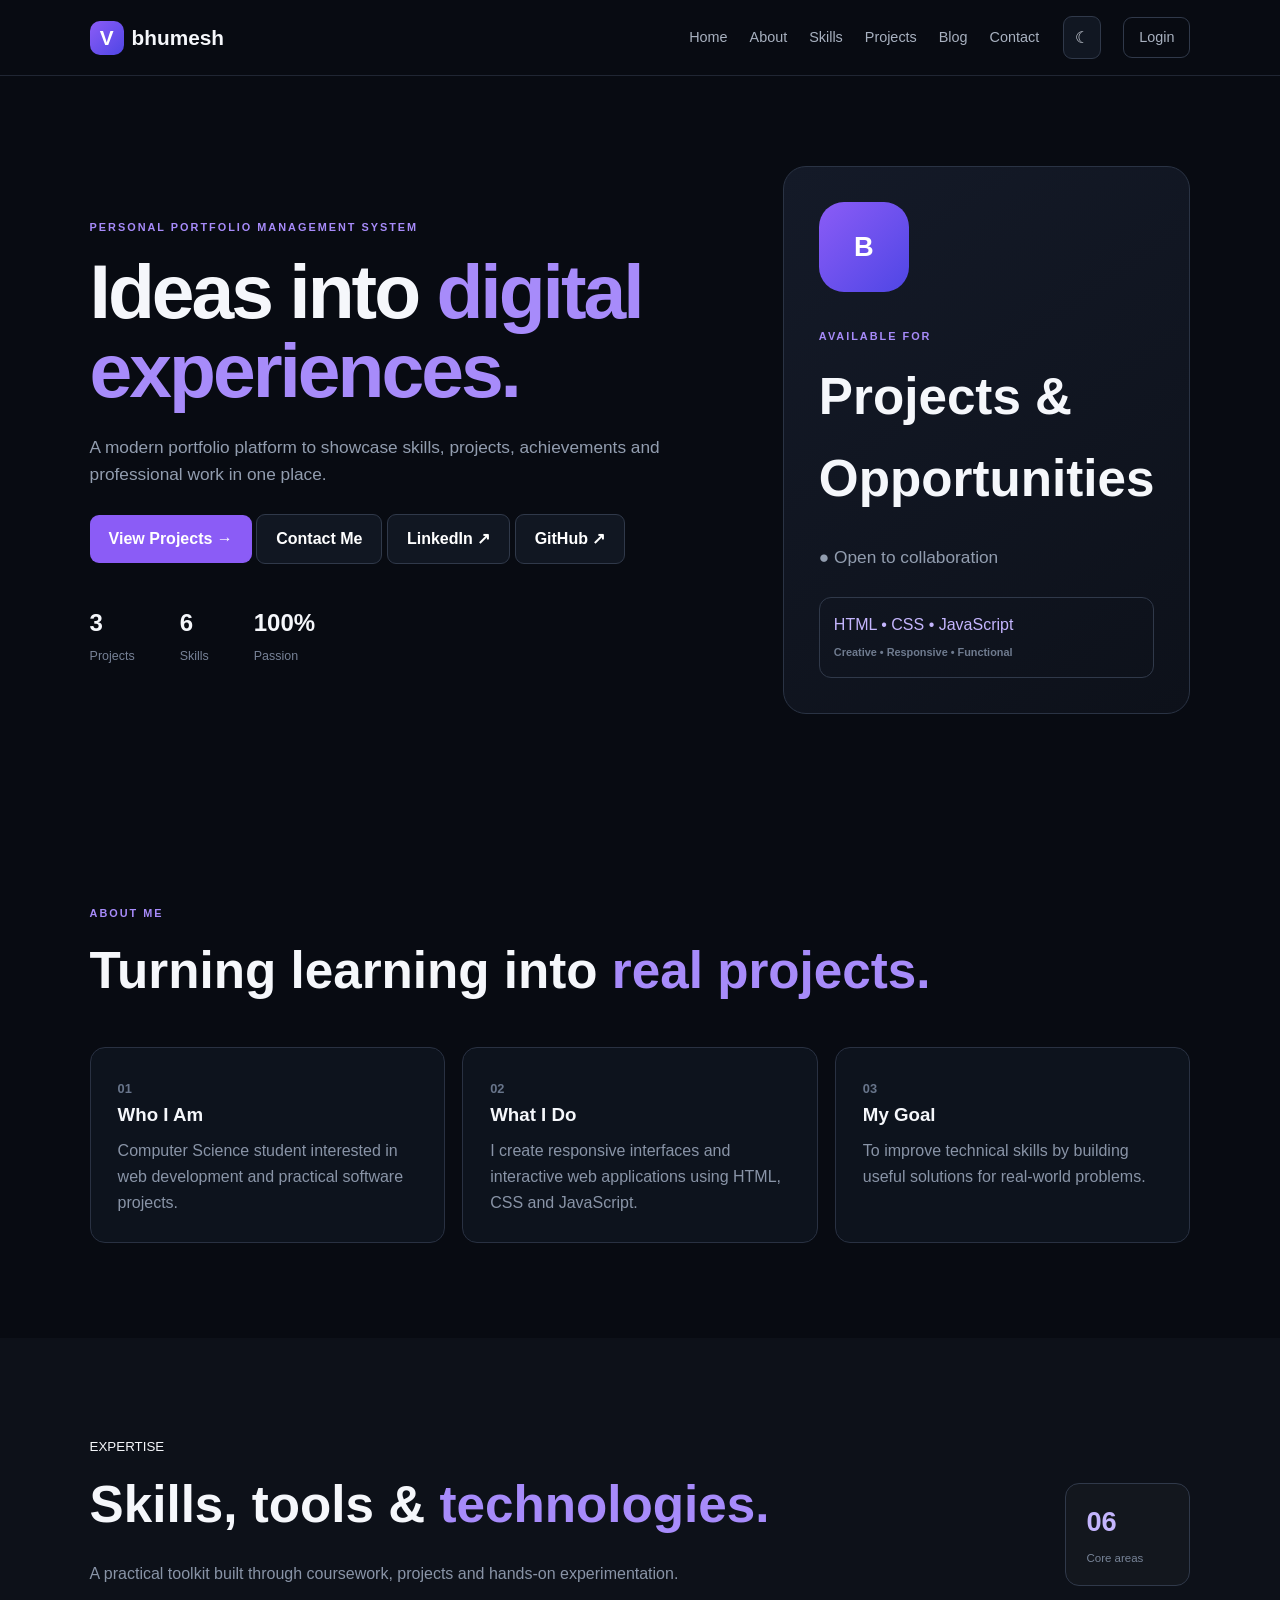
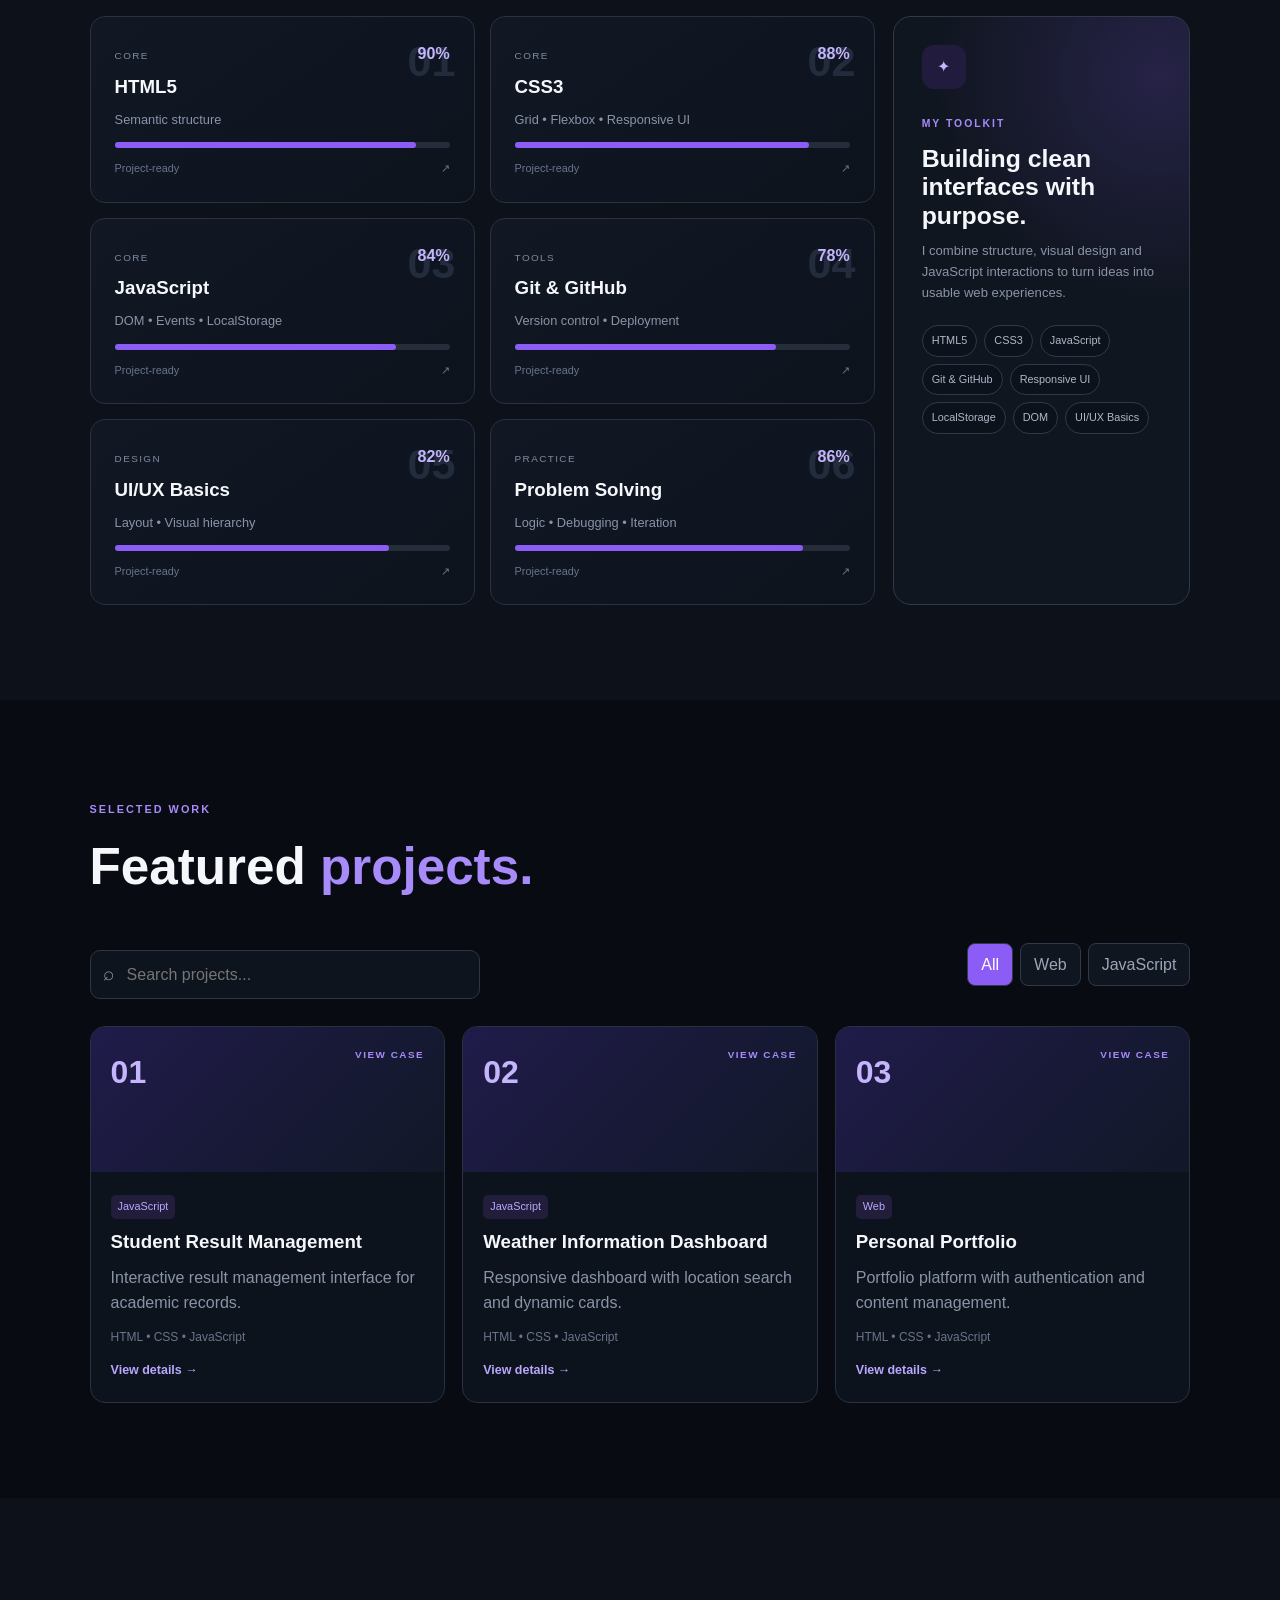
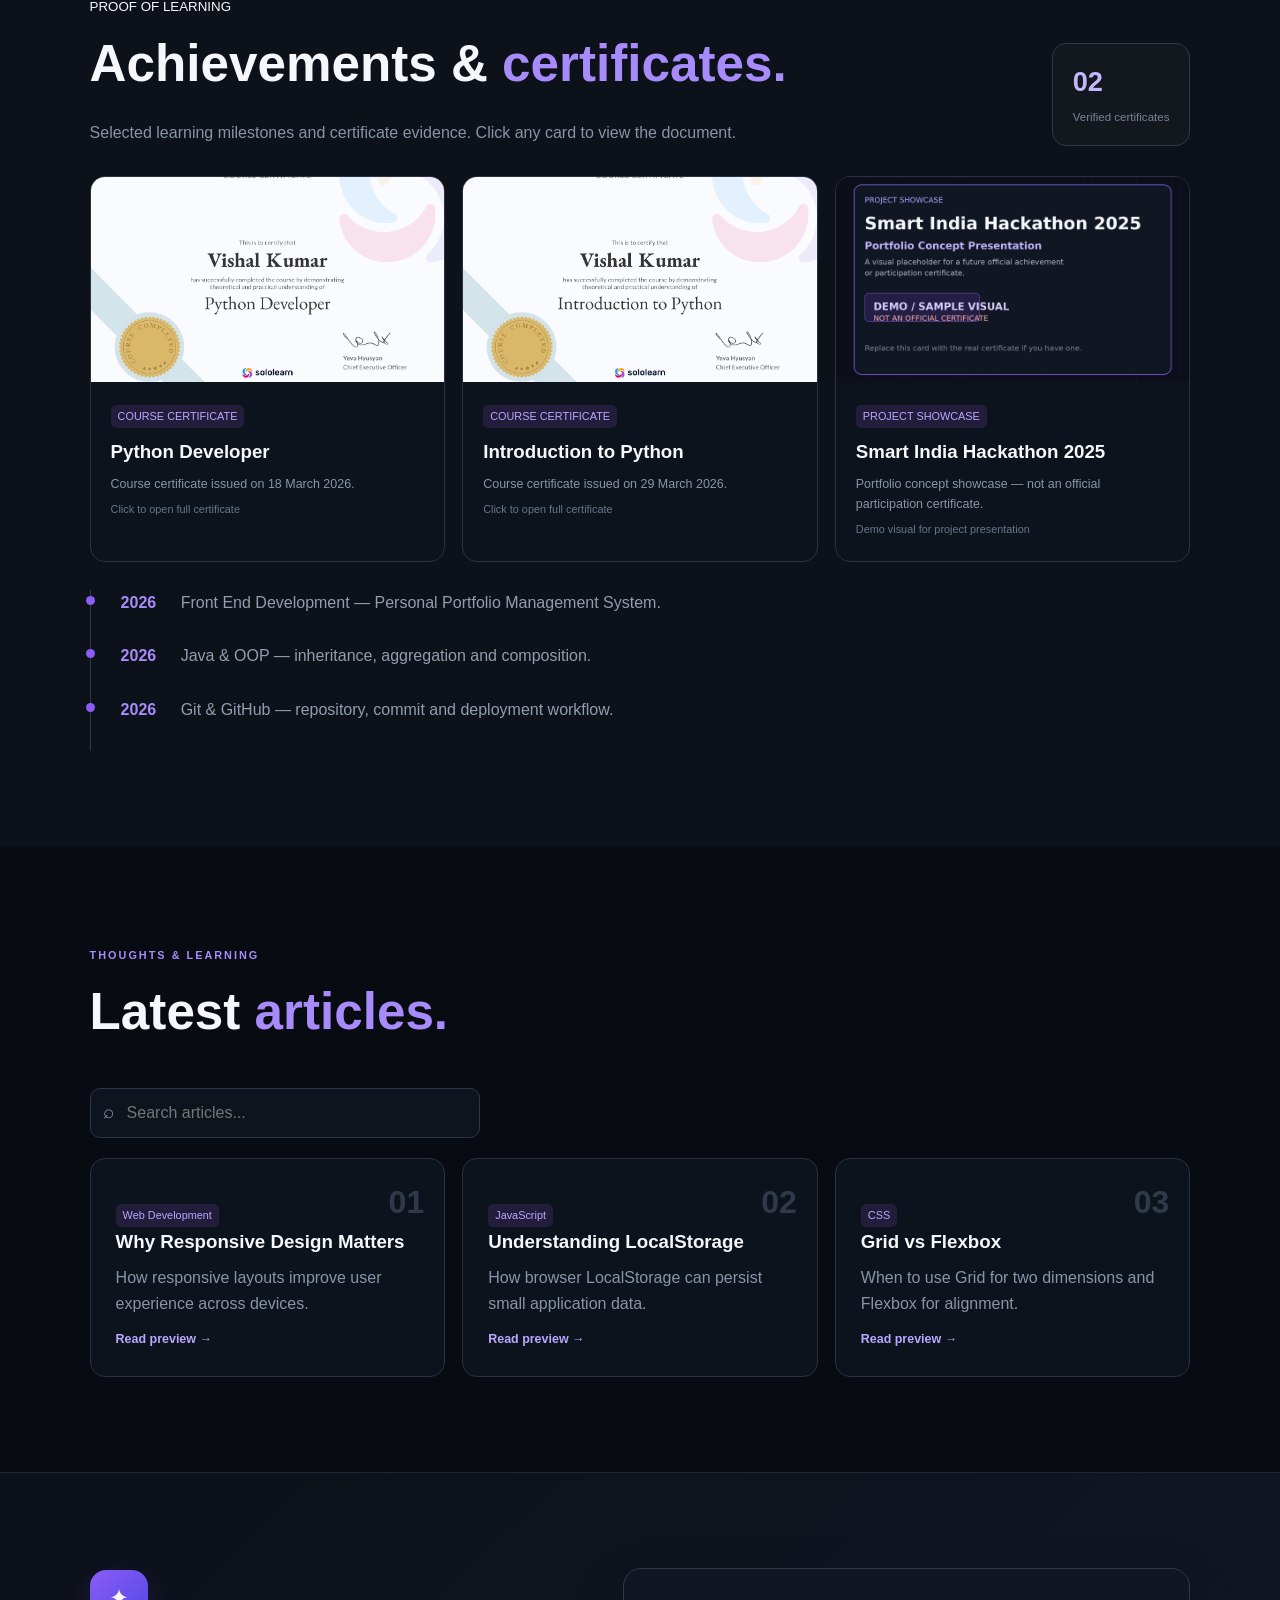
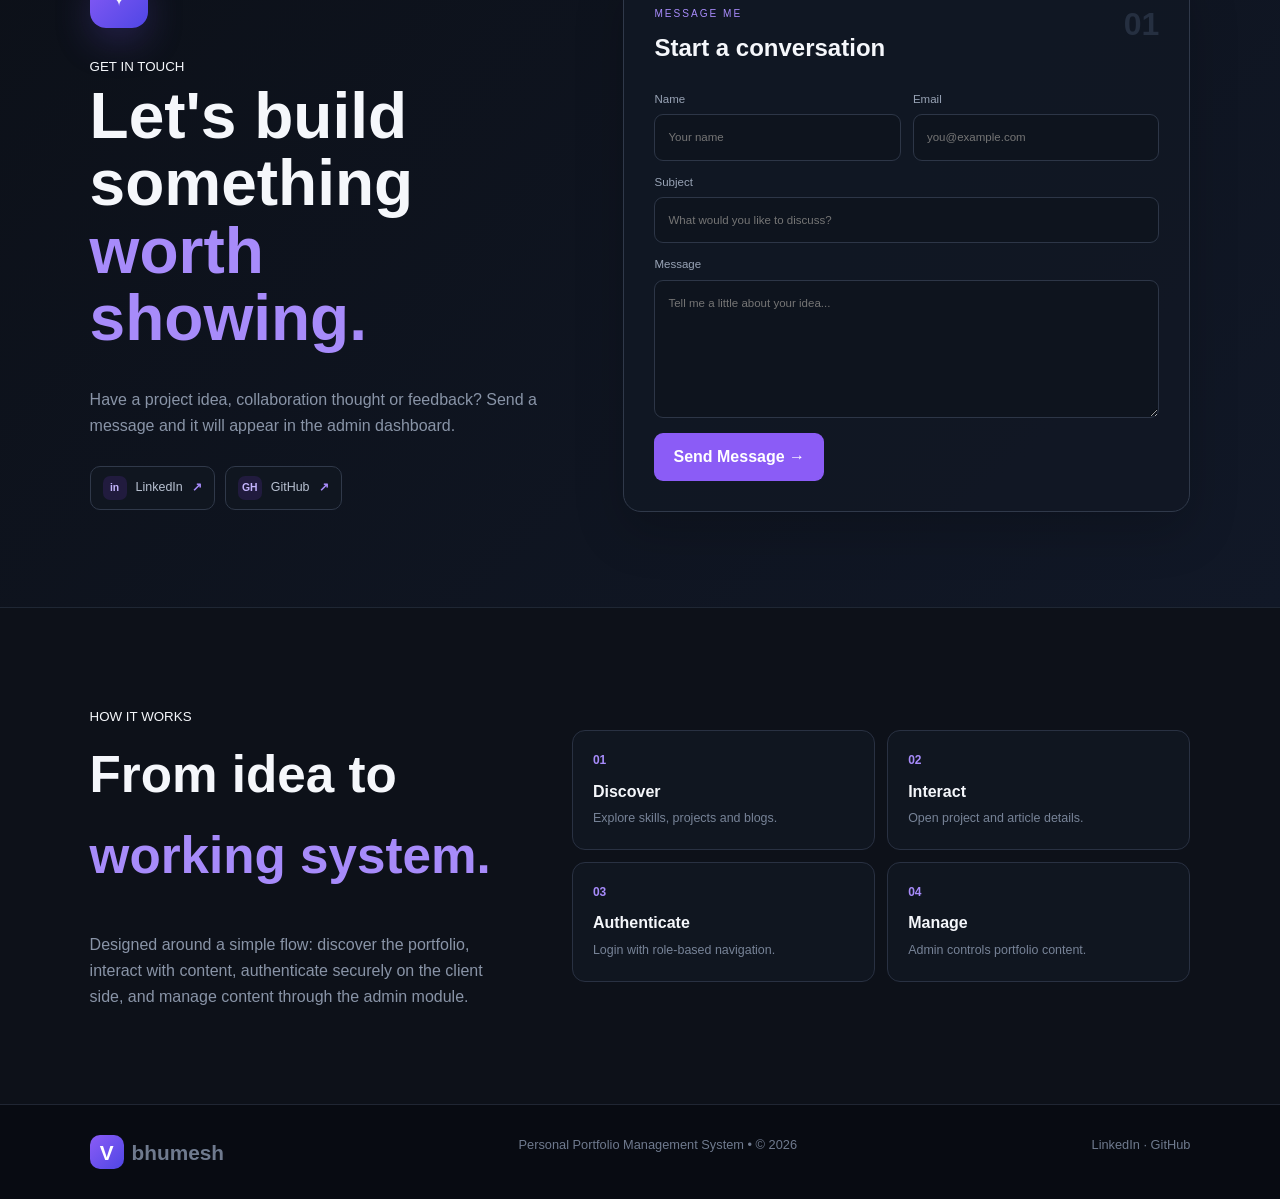
<file: index.html>
<!doctype html><html lang="en"><head><meta charset="UTF-8"><meta name="viewport" content="width=device-width,initial-scale=1"><meta name="description" content="Personal Portfolio Management System"><title> | Portfolio</title><link rel="stylesheet" href="css/style.css"></head><body>
<div class="scroll-progress" id="scrollProgress"></div><header><a class="brand" href="index.html"><b>V</b> bhumesh</a><button id="menu">☰</button><nav id="nav"><a href="#home">Home</a><a href="#about">About</a><a href="#skills">Skills</a><a href="#projects">Projects</a><a href="#blog">Blog</a><a href="#contact">Contact</a><button class="theme-toggle" id="themeToggle" type="button" aria-label="Toggle theme">☾</button><a class="login" href="login.html">Login</a></nav></header>
<main><section id="home" class="hero"><div><small>PERSONAL PORTFOLIO MANAGEMENT SYSTEM</small><h1>Ideas into <em>digital experiences.</em></h1><p>A modern portfolio platform to showcase skills, projects, achievements and professional work in one place.</p><a class="btn" href="#projects">View Projects →</a> <a class="btn ghost" href="#contact">Contact Me</a> <a class="btn ghost" href="https://www.linkedin.com/in/bhumesh-attineni-a19733362/" target="_blank" rel="noopener">LinkedIn ↗</a> <a class="btn ghost" href="https://github.com/Bhumesh2007/FE-12-FINAL-PROJECT" target="_blank" rel="noopener">GitHub ↗</a><div class="stats"><div><b id="pc">0</b><span>Projects</span></div><div><b>6</b><span>Skills</span></div><div><b>100%</b><span>Passion</span></div></div></div><div class="hero-card"><div class="avatar">B</div><small>AVAILABLE FOR</small><h2>Projects & Opportunities</h2><p>● Open to collaboration</p><div class="code">HTML • CSS • JavaScript<br><small>Creative • Responsive • Functional</small></div></div></section>
<section id="about"><small>ABOUT ME</small><h2>Turning learning into <em>real projects.</em></h2><div class="grid three"><article><b>01</b><h3>Who I Am</h3><p>Computer Science student interested in web development and practical software projects.</p></article><article><b>02</b><h3>What I Do</h3><p>I create responsive interfaces and interactive web applications using HTML, CSS and JavaScript.</p></article><article><b>03</b><h3>My Goal</h3><p>To improve technical skills by building useful solutions for real-world problems.</p></article></div></section>
<section id="skills" class="dark skills-section"><div class="section-heading-row"><div><small>EXPERTISE</small><h2>Skills, tools & <em>technologies.</em></h2><p class="section-lead">A practical toolkit built through coursework, projects and hands-on experimentation.</p></div><div class="skill-summary"><strong>06</strong><span>Core areas</span></div></div><div class="skill-showcase"><div class="skill-groups" id="skillsGrid"></div><aside class="toolkit-card"><span class="toolkit-icon">✦</span><small>MY TOOLKIT</small><h3>Building clean interfaces with purpose.</h3><p>I combine structure, visual design and JavaScript interactions to turn ideas into usable web experiences.</p><div class="tech-cloud"><span>HTML5</span><span>CSS3</span><span>JavaScript</span><span>Git & GitHub</span><span>Responsive UI</span><span>LocalStorage</span><span>DOM</span><span>UI/UX Basics</span></div></aside></div></section>
<section id="projects"><small>SELECTED WORK</small><h2>Featured <em>projects.</em></h2><div class="project-tools"><div class="searchbox"><span>⌕</span><input id="projectSearch" type="search" placeholder="Search projects..."></div><div class="filters"><button data-f="All" class="active">All</button><button data-f="Web">Web</button><button data-f="JavaScript">JavaScript</button></div></div><div id="projectsGrid" class="grid three"></div></section>
<section id="achievements" class="dark achievements-section"><div class="section-heading-row"><div><small>PROOF OF LEARNING</small><h2>Achievements & <em>certificates.</em></h2><p class="section-lead">Selected learning milestones and certificate evidence. Click any card to view the document.</p></div><div class="achievement-count"><strong>02</strong><span>Verified certificates</span></div></div><div class="certificate-grid" id="certificateGrid"><article class="certificate-card" data-certificate="images/python-developer.png" data-title="Python Developer — Course Certificate"><div class="certificate-thumb"><img src="images/python-developer.png" alt="Python Developer course certificate"><span>VIEW CERTIFICATE ↗</span></div><div class="certificate-info"><span class="tag">COURSE CERTIFICATE</span><h3>Python Developer</h3><p>Course certificate issued on 18 March 2026.</p><small>Click to open full certificate</small></div></article><article class="certificate-card" data-certificate="images/intro-python.png" data-title="Introduction to Python — Course Certificate"><div class="certificate-thumb"><img src="images/intro-python.png" alt="Introduction to Python course certificate"><span>VIEW CERTIFICATE ↗</span></div><div class="certificate-info"><span class="tag">COURSE CERTIFICATE</span><h3>Introduction to Python</h3><p>Course certificate issued on 29 March 2026.</p><small>Click to open full certificate</small></div></article><article class="certificate-card concept-card" data-certificate="images/sih-2025-demo.png" data-title="Smart India Hackathon 2025 — Project Concept Showcase"><div class="certificate-thumb"><img src="images/sih-2025-demo.png" alt="Smart India Hackathon 2025 project concept showcase marked as demo"><span>VIEW SHOWCASE ↗</span></div><div class="certificate-info"><span class="tag">PROJECT SHOWCASE</span><h3>Smart India Hackathon 2025</h3><p>Portfolio concept showcase — not an official participation certificate.</p><small>Demo visual for project presentation</small></div></article></div><div class="timeline compact-timeline"><p><b>2026</b> Front End Development — Personal Portfolio Management System.</p><p><b>2026</b> Java & OOP — inheritance, aggregation and composition.</p><p><b>2026</b> Git & GitHub — repository, commit and deployment workflow.</p></div></section>
<section id="blog"><small>THOUGHTS & LEARNING</small><h2>Latest <em>articles.</em></h2><div class="blog-tools"><div class="searchbox"><span>⌕</span><input id="blogSearch" type="search" placeholder="Search articles..."></div></div><div id="blogGrid" class="grid three"></div></section>
<section id="contact" class="contact contact-modern"><div class="contact-copy"><span class="contact-orb">✦</span><small>GET IN TOUCH</small><h2>Let's build something <em>worth showing.</em></h2><p>Have a project idea, collaboration thought or feedback? Send a message and it will appear in the admin dashboard.</p><div class="contact-links"><a href="https://www.linkedin.com/in/bhumesh-attineni-a19733362/" target="_blank" rel="noopener"><span>in</span> LinkedIn <b>↗</b></a><a href="https://github.com/Bhumesh2007/FE-12-FINAL-PROJECT-design" target="_blank" rel="noopener"><span>GH</span> GitHub <b>↗</b></a></div></div><form id="contactForm" class="contact-card"><div class="form-title"><div><small>MESSAGE ME</small><h3>Start a conversation</h3></div><span>01</span></div><div class="form-row"><label>Name<input id="cn" required placeholder="Your name"></label><label>Email<input id="ce" type="email" required placeholder="you@example.com"></label></div><label>Subject<input id="cs" required placeholder="What would you like to discuss?"></label><label>Message<textarea id="cm" rows="6" required placeholder="Tell me a little about your idea..."></textarea></label><div class="form-footer"><button class="btn" type="submit">Send Message <span>→</span></button><p id="status"></p></div></form></section><section class="workflow"><div><small>HOW IT WORKS</small><h2>From idea to <em>working system.</em></h2><p>Designed around a simple flow: discover the portfolio, interact with content, authenticate securely on the client side, and manage content through the admin module.</p></div><div class="flow-grid"><div><b>01</b><strong>Discover</strong><span>Explore skills, projects and blogs.</span></div><div><b>02</b><strong>Interact</strong><span>Open project and article details.</span></div><div><b>03</b><strong>Authenticate</strong><span>Login with role-based navigation.</span></div><div><b>04</b><strong>Manage</strong><span>Admin controls portfolio content.</span></div></div></section></main>
<footer><a class="brand"><b>V</b> bhumesh</a><span>Personal Portfolio Management System • © 2026</span><button id="backTop" class="backtop" type="button" aria-label="Back to top">↑</button><span><a href="https://www.linkedin.com/in/vishal-kumar-35aa56414/" target="_blank" rel="noopener">LinkedIn</a> · <a href="https://www.linkedin.com/in/bhumesh-attineni-a19733362/-design" target="_blank" rel="noopener">GitHub</a></span></footer><script src="js/main.js"></script></body></html>
</file>
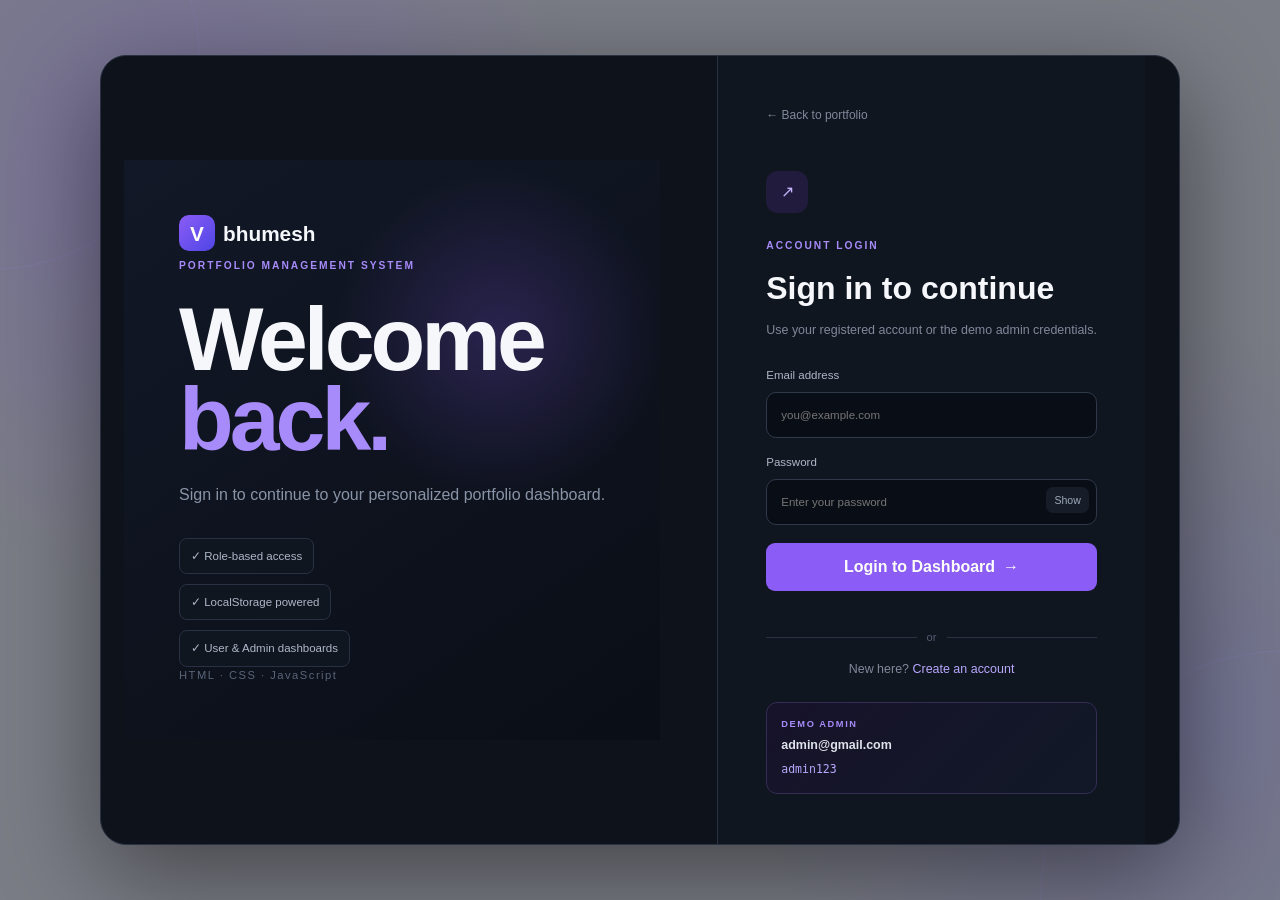
<file: admin-dashboard.html>
<!doctype html><html><head><meta charset="UTF-8"><meta name="viewport" content="width=device-width,initial-scale=1"><title>Admin Dashboard</title><link rel="stylesheet" href="css/style.css"><link rel="stylesheet" href="css/dashboard.css"></head><body class="dash"><aside><a class="brand"><b>V</b> bhumesh</a><div class="usercard"><div class="avatar">A</div><b>Administrator</b><small>Admin Module</small></div><nav><a class="active" href="#">⌂ Dashboard</a><a href="#projects">▦ Projects</a><a href="#blogs">◫ Blogs</a><a href="#messages">✉ Messages</a><a href="#users">♙ Users</a></nav><button id="logout">↪ Logout</button></aside><main class="dashmain"><header class="dashhead"><div><small>ADMIN MODULE</small><h1>Control <em>center.</em></h1></div><a class="btn ghost" href="index.html">View Website ↗</a></header><div class="statgrid"><article><small>USERS</small><b id="usersN">0</b><span>Registered accounts</span></article><article><small>PROJECTS</small><b id="projectsN">0</b><span>Portfolio projects</span></article><article><small>BLOGS</small><b id="blogsN">0</b><span>Published content</span></article><article><small>MESSAGES</small><b id="messagesN">0</b><span>Contact submissions</span></article></div><section class="insightbar"><div><small>SYSTEM STATUS</small><b><i class="status-dot"></i> All modules operational</b><span>LocalStorage • Authentication • CRUD • Navigation</span></div><div><small>LAST ACTIVITY</small><b id="lastActivity">No activity yet</b><span>Updates appear here during the demo.</span></div></section>
<section id="projects" class="panel"><div class="title"><div><small>PROJECT MANAGEMENT</small><h2>Projects</h2></div><button class="btn" id="showP">+ Add Project</button></div><form id="pform" class="manage hidden"><input id="pid" type="hidden"><input id="pt" required placeholder="Project title"><select id="pcat"><option>Web</option><option>JavaScript</option><option>Design</option></select><input id="pd" required placeholder="Short description"><input id="ptc" required placeholder="Technologies"><div><button class="btn">Save Project</button> <button type="button" class="btn ghost" id="cancelP">Cancel</button></div></form><div id="plist"></div></section>
<section id="blogs" class="panel"><div class="title"><div><small>CONTENT MANAGEMENT</small><h2>Blogs</h2></div><button class="btn" id="showB">+ Add Blog</button></div><form id="bform" class="manage hidden"><input id="bid" type="hidden"><input id="bt" required placeholder="Blog title"><input id="bc" required placeholder="Category"><textarea id="bd" required placeholder="Blog summary"></textarea><div><button class="btn">Save Blog</button> <button type="button" class="btn ghost" id="cancelB">Cancel</button></div></form><div id="blist"></div></section>
<section id="messages" class="panel"><small>INBOX</small><h2>Contact messages</h2><div id="mlist"></div></section><section id="users" class="panel"><small>USER MANAGEMENT</small><h2>Registered users</h2><div id="ulist"></div></section><section class="panel activity-panel"><div class="title"><div><small>LIVE ACTIVITY</small><h2>Recent actions</h2></div><button class="smallbtn" id="clearActivity" type="button">Clear</button></div><div id="activityList"></div></section>
        <!-- ADMIN USER MANAGEMENT ENHANCED -->
        <section class="admin-management-card">
          <div class="section-head">
            <div>
              <span class="eyebrow">ADMIN CONTROL</span>
              <h2>Manage Users & Portfolio Data</h2>
              <p>View registered users and manage their projects and skills.</p>
            </div>
          </div>
          <div id="adminUserManagement" class="admin-user-management">
            <p class="muted">Loading users...</p>
          </div>
        </section>
        
</main><script src="js/admin.js"></script><script src="js/admin-management.js"></script>
</body></html>
</file>
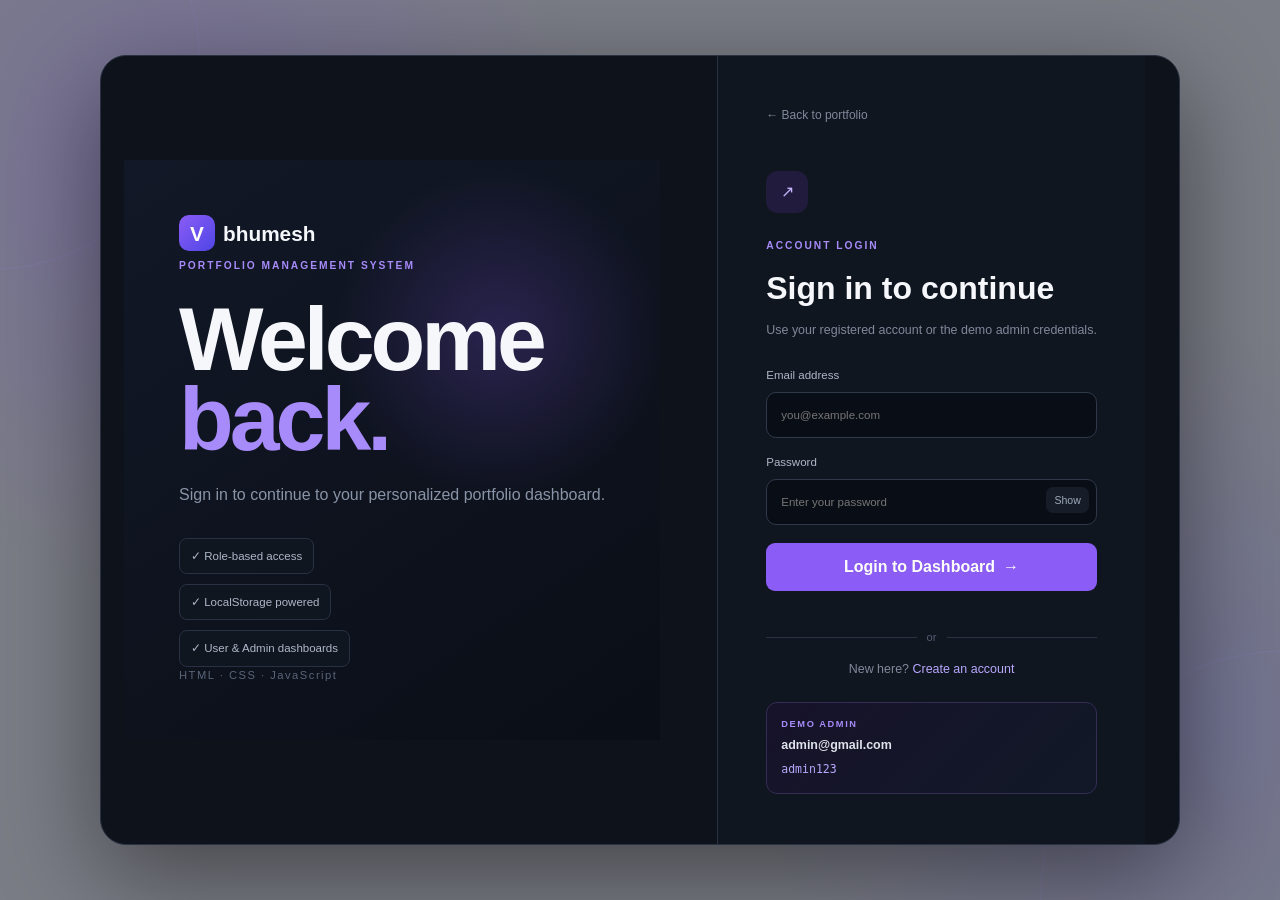
<file: login.html>
<!doctype html><html lang="en"><head><meta charset="UTF-8"><meta name="viewport" content="width=device-width,initial-scale=1"><meta name="description" content="Portfolio account login"><title>Login | bhumesh Portfolio</title><link rel="stylesheet" href="css/style.css"><link rel="stylesheet" href="css/auth.css"></head><body class="auth"><div class="auth-bg-shape shape-one"></div><div class="auth-bg-shape shape-two"></div><main class="authbox"><section class="auth-visual"><a class="brand" href="index.html"><b>V</b> bhumesh</a><div class="visual-content"><span class="eyebrow">PORTFOLIO MANAGEMENT SYSTEM</span><h1>Welcome<br><em>back.</em></h1><p>Sign in to continue to your personalized portfolio dashboard.</p><div class="auth-features"><span>✓ Role-based access</span><span>✓ LocalStorage powered</span><span>✓ User & Admin dashboards</span></div></div><div class="visual-footer">HTML · CSS · JavaScript</div></section><section class="formbox"><a class="back-link" href="index.html">← Back to portfolio</a><div class="form-heading"><span class="form-icon">↗</span><small>ACCOUNT LOGIN</small><h2>Sign in to continue</h2><p>Use your registered account or the demo admin credentials.</p></div><form id="loginForm"><label>Email address<input id="email" type="email" autocomplete="email" placeholder="you@example.com" required></label><label>Password<div class="password-wrap"><input id="password" type="password" autocomplete="current-password" placeholder="Enter your password" required><button type="button" id="togglePassword" aria-label="Show password">Show</button></div></label><button class="btn login-btn" type="submit">Login to Dashboard <span>→</span></button><p id="msg"></p></form><div class="divider"><span>or</span></div><p class="signup-line">New here? <a href="signup.html">Create an account</a></p><div class="demo"><span>DEMO ADMIN</span><strong>admin@gmail.com</strong><code>admin123</code></div></section></main><script src="js/auth.js"></script></body></html>
</file>
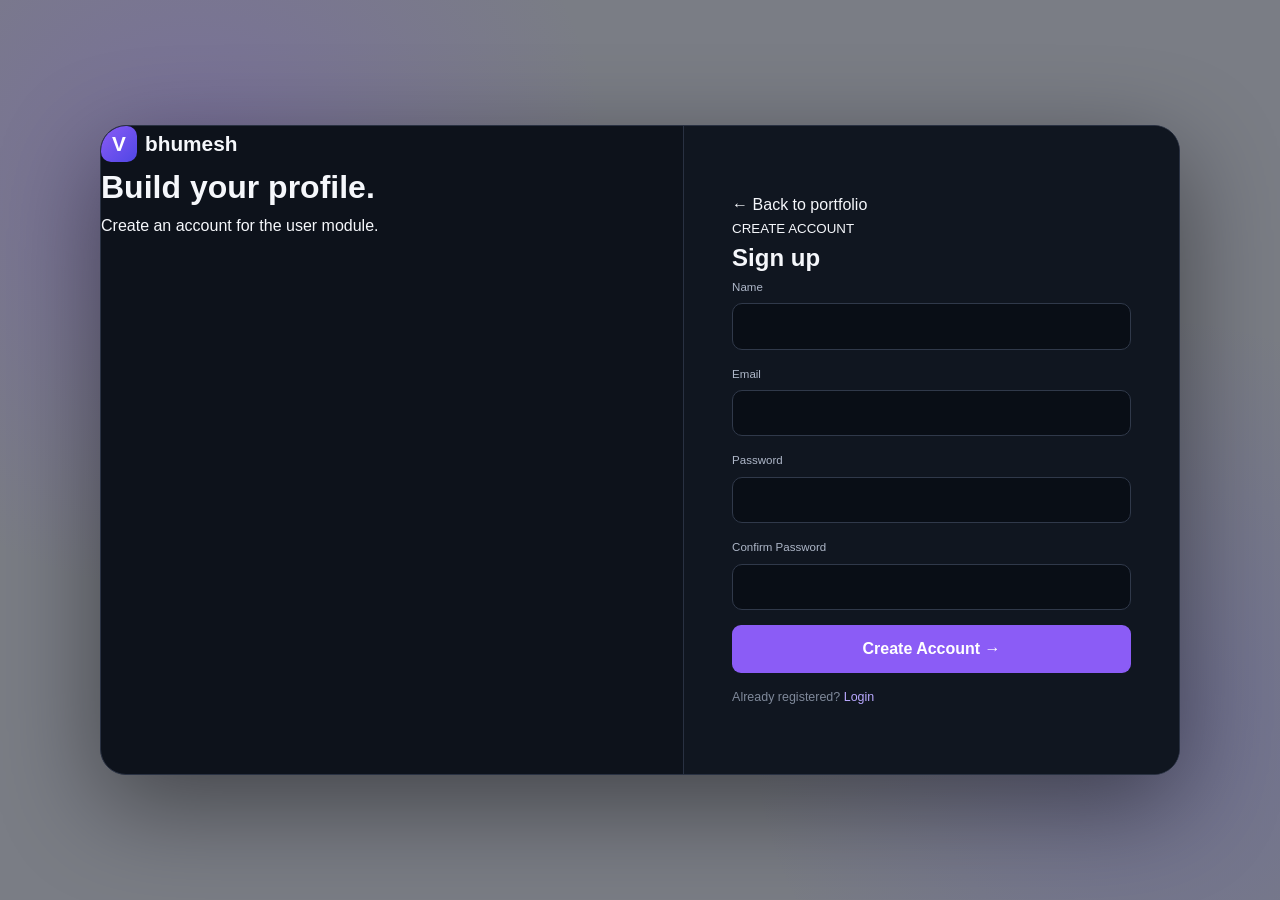
<file: signup.html>
<!doctype html><html><head><meta charset="UTF-8"><meta name="viewport" content="width=device-width,initial-scale=1"><title>Sign Up | Portfolio</title><link rel="stylesheet" href="css/style.css"><link rel="stylesheet" href="css/auth.css"></head><body class="auth"><div class="authbox"><div><a class="brand" href="index.html"><b>V</b> bhumesh</a><h1>Build your profile.</h1><p>Create an account for the user module.</p></div><div class="formbox"><a href="index.html">← Back to portfolio</a><small>CREATE ACCOUNT</small><h2>Sign up</h2><form id="signupForm"><label>Name<input id="name" required></label><label>Email<input id="email" type="email" required></label><label>Password<input id="password" type="password" minlength="6" required></label><label>Confirm Password<input id="confirm" type="password" required></label><button class="btn">Create Account →</button><p id="msg"></p></form><p>Already registered? <a href="login.html">Login</a></p></div></div><script src="js/auth.js"></script></body></html>
</file>
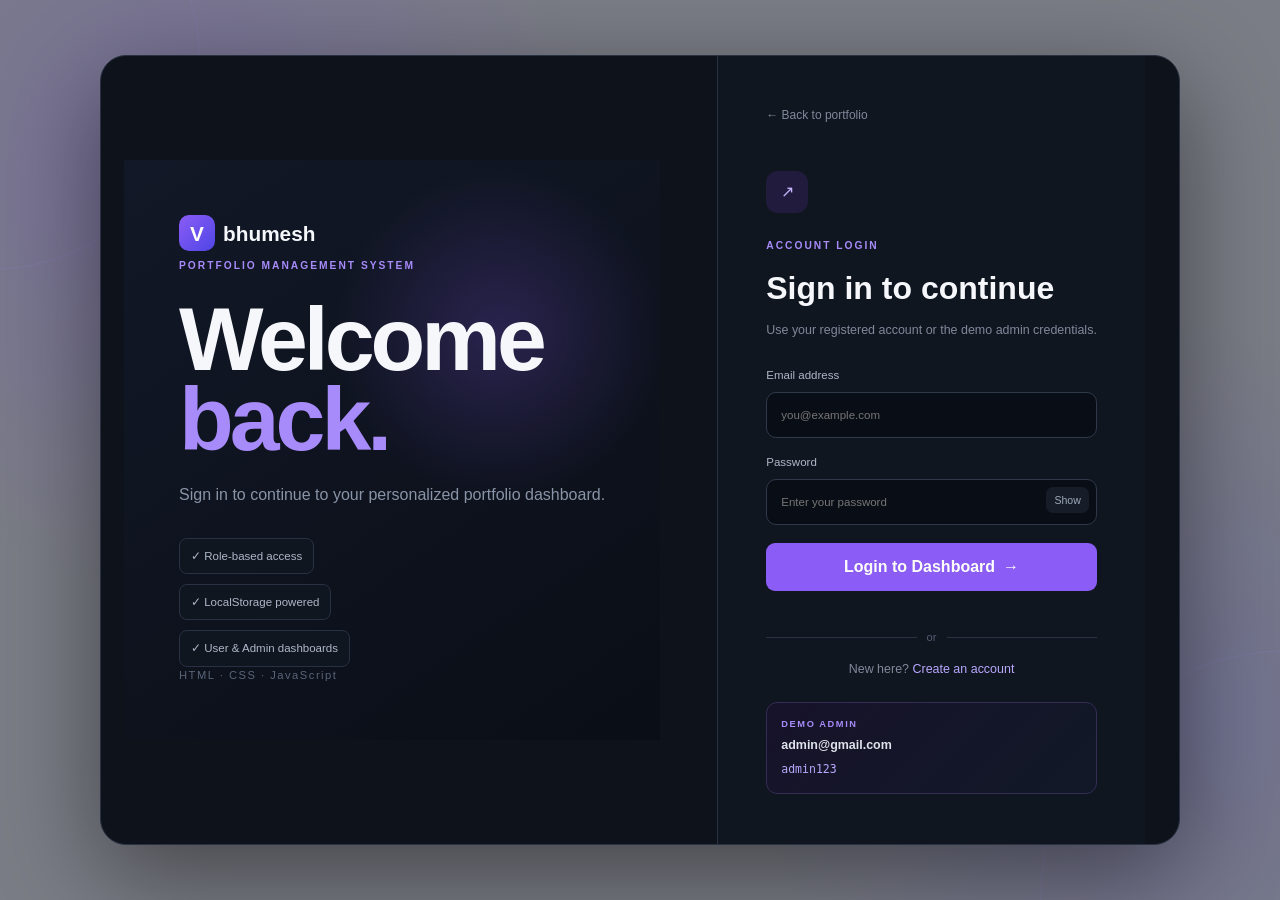
<file: user-dashboard.html>
<!doctype html><html lang="en"><head><meta charset="UTF-8"><meta name="viewport" content="width=device-width,initial-scale=1"><title>User Dashboard | Portfolio</title><link rel="stylesheet" href="css/style.css"><link rel="stylesheet" href="css/dashboard.css"></head><body class="dash"><aside><a class="brand" href="index.html"><b>V</b> bhumesh</a><div class="usercard"><div class="avatar" id="av">U</div><b id="side">User</b><small>User Module</small></div><nav><a class="active">⌂ Dashboard</a><a href="#myProjects">▦ My Projects</a><a href="#mySkills">✦ My Skills</a><a href="index.html#blog">◫ Blog</a><a href="index.html#contact">✉ Contact</a></nav><button id="logout">↪ Logout</button></aside><main class="dashmain"><header class="dashhead"><div><small>USER MODULE</small><h1>Welcome, <em id="welcome">User</em>.</h1><p class="dash-subtitle">Manage your own portfolio content from one place.</p></div><a class="btn ghost" href="index.html">View Portfolio ↗</a></header><div class="statgrid"><article><small>ACCOUNT</small><b>Active</b><span>Verified session</span></article><article><small>MY PROJECTS</small><b id="pcount">0</b><span>Projects you added</span></article><article><small>MY SKILLS</small><b id="bcount">0</b><span>Skills in your portfolio</span></article><article><small>MESSAGES</small><b id="mcount">0</b><span>Your submissions</span></article></div>
<section class="panel"><small>YOUR PROFILE</small><h2>Account information</h2><div class="profile"><div><small>NAME</small><p id="pn">-</p></div><div><small>EMAIL</small><p id="pe">-</p></div><div><small>ROLE</small><p>User</p></div><div><small>ACCESS</small><p>Manage your own content</p></div></div></section>
<section class="panel" id="myProjects"><div class="title"><div><small>MY PORTFOLIO</small><h2>My Projects</h2></div><button class="btn" id="showP" type="button">+ Add Project</button></div><form id="pform" class="manage hidden"><input id="pid" type="hidden"><input id="pt" required placeholder="Project title"><select id="pcat"><option>Web</option><option>JavaScript</option><option>Java</option><option>Other</option></select><input id="ptc" placeholder="Technologies e.g. HTML • CSS • JS"><textarea id="pd" required rows="3" placeholder="Short project description"></textarea><div><button class="btn" type="submit" form="pform">Save Project</button> <button class="btn ghost" id="cancelP" type="button">Cancel</button></div></form><div id="plist"></div></section>
<section class="panel" id="mySkills"><div class="title"><div><small>YOUR EXPERTISE</small><h2>My Skills</h2></div><button class="btn" id="showS" type="button">+ Add Skill</button></div><form id="sform" class="manage hidden"><input id="sid" type="hidden"><input id="st" required placeholder="Skill name e.g. JavaScript"><input id="sd" placeholder="Short description"><div><button class="btn" type="submit">Save Skill</button> <button class="btn ghost" id="cancelS" type="button">Cancel</button></div></form><div id="slist"></div></section>
<section class="panel"><small>RECENT CONTENT</small><h2>Your latest updates</h2><div id="recentContent" class="recent-grid"></div></section>
<section class="panel"><small>HOW YOUR ACCESS WORKS</small><h2>User permissions</h2><div class="permission-grid"><div><b>✓</b><strong>Add</strong><span>Add your own projects and skills.</span></div><div><b>✓</b><strong>Edit</strong><span>Update content you created.</span></div><div><b>✓</b><strong>Remove</strong><span>Remove your own portfolio items.</span></div><div><b>🔒</b><strong>Protected</strong><span>You cannot modify another user's content.</span></div></div></section></main><script src="js/user.js"></script></body></html>
</file>
<file: css/style.css>
*{box-sizing:border-box;margin:0;padding:0}html{scroll-behavior:smooth}body{font-family:Segoe UI,Arial,sans-serif;background:#080b12;color:#f5f7fb;line-height:1.6}a{text-decoration:none;color:inherit}button,input,textarea,select{font:inherit}header{height:76px;padding:0 7%;display:flex;align-items:center;justify-content:space-between;border-bottom:1px solid #202633;background:#090c13ee;position:sticky;top:0;z-index:10}.brand{font-weight:800;font-size:1.3rem;display:flex;align-items:center;gap:8px}.brand b,.avatar{display:grid;place-items:center;background:linear-gradient(135deg,#8b5cf6,#4f46e5);color:white}.brand b{width:34px;height:34px;border-radius:10px}.brand span{color:#a78bfa}nav{display:flex;gap:22px;align-items:center}nav a{color:#a8b1c0;font-size:.9rem}nav a:hover{color:#fff}.login{border:1px solid #30394a;padding:8px 15px;border-radius:9px}#menu{display:none;background:none;border:0;color:#fff;font-size:23px}.hero{min-height:650px;display:grid;grid-template-columns:1.3fr .7fr;gap:70px;align-items:center;padding:90px 7%}.hero small,section>small,.dash small{color:#a78bfa;letter-spacing:2px;font-weight:800;font-size:.68rem}.hero h1{font-size:clamp(3rem,6vw,5.7rem);line-height:1.02;letter-spacing:-3px;margin:14px 0}.hero em,h2 em{color:#a78bfa;font-style:normal}.hero>div>p{color:#929daf;max-width:650px;font-size:1.08rem;margin:25px 0}.btn{display:inline-block;background:#8b5cf6;color:#fff;border:0;border-radius:9px;padding:11px 19px;font-weight:700;cursor:pointer}.ghost{background:#111722;border:1px solid #30394a}.stats{display:flex;gap:45px;margin-top:40px}.stats b{display:block;font-size:1.5rem}.stats span{color:#778297;font-size:.78rem}.hero-card{background:linear-gradient(145deg,#141a28,#0d111a);border:1px solid #2a3344;border-radius:23px;padding:35px}.avatar{width:90px;height:90px;border-radius:25px;font-size:1.7rem;font-weight:800;margin-bottom:30px}.hero-card h2{margin:8px 0}.hero-card p{color:#8792a5}.code{margin-top:25px;border:1px solid #30394a;border-radius:12px;padding:14px;color:#c4b5fd}.code small{letter-spacing:0;color:#6f7b8f}section{padding:95px 7%;max-width:1450px;margin:auto}section h2{font-size:clamp(2rem,4vw,3.2rem);margin:5px 0 35px}.dark{background:#0d1119;max-width:none}.grid{display:grid;gap:17px}.three{grid-template-columns:repeat(3,1fr)}.two{grid-template-columns:repeat(2,1fr)}article{border:1px solid #293142;background:#0d131d;border-radius:15px;padding:27px}article>b{color:#68758b;font-size:.8rem}article p{color:#8994a7;margin-top:8px}.skilltop{display:flex;justify-content:space-between}.bar{height:6px;background:#252d3b;border-radius:10px;margin:12px 0}.bar i{display:block;height:100%;background:#8b5cf6;border-radius:10px}.filters{display:flex;gap:7px;margin-bottom:20px}.filters button{border:1px solid #30394a;background:#101620;color:#9ca6b7;padding:8px 13px;border-radius:8px}.filters .active{background:#8b5cf6;color:#fff}.project-card{padding:0;overflow:hidden}.project-card .pic{height:145px;background:linear-gradient(135deg,#201b4a,#111827);padding:20px;font-size:2rem;font-weight:900;color:#c4b5fd}.project-card .body{padding:20px}.tag{display:inline-block;background:#211d3b;color:#b9a8ff;padding:3px 7px;border-radius:5px;font-size:.68rem}.project-card h3{margin:8px 0}.tech{color:#69758a;font-size:.75rem;margin-top:12px}.timeline{border-left:1px solid #30394a;max-width:800px}.timeline p{padding:0 0 28px 30px;color:#929daf;position:relative}.timeline p:before{content:"";position:absolute;left:-5px;top:6px;width:9px;height:9px;border-radius:50%;background:#8b5cf6}.timeline b{color:#a78bfa;margin-right:20px}.contact{display:grid;grid-template-columns:.8fr 1.2fr;gap:80px}.contact h2{font-size:4rem;line-height:1.05}.contact p{color:#8994a7}.contact form{display:grid;gap:12px}.contact input,.contact textarea,.manage input,.manage textarea,.manage select{width:100%;padding:13px;background:#0e141e;color:#fff;border:1px solid #2d3647;border-radius:9px;outline:0}.contact input:focus,.contact textarea:focus{border-color:#8b5cf6}.contact form p{color:#7fe0a5}footer{padding:30px 7%;border-top:1px solid #202633;display:flex;justify-content:space-between;color:#6f7a8e;font-size:.8rem}.empty{color:#707b8e;padding:15px}.item{display:grid;grid-template-columns:1fr auto;gap:10px;align-items:center;border:1px solid #293142;padding:14px;border-radius:10px;margin:8px 0}.item p,.item span{display:block;color:#788397;font-size:.75rem}.actions{display:flex;gap:6px}.smallbtn{background:#141b27;border:1px solid #30394a;color:#cbd2dd;padding:6px 9px;border-radius:7px}.delete{color:#ff9c9c}@media(max-width:900px){nav{display:none}#menu{display:block}.hero{grid-template-columns:1fr}.three{grid-template-columns:1fr 1fr}.contact{grid-template-columns:1fr}.two{grid-template-columns:1fr}}@media(max-width:600px){section{padding:70px 5%}.hero{padding:70px 5%}.three{grid-template-columns:1fr}.hero h1{letter-spacing:-1px}.contact h2{font-size:3rem}.stats{gap:22px}footer{flex-direction:column;gap:10px}}
/* Project and blog details modal */
.project-card, #blogGrid article { cursor: pointer; }
.detail-modal { position: fixed; inset: 0; background: rgba(0,0,0,.72); display: none; align-items: center; justify-content: center; padding: 20px; z-index: 9999; }
.detail-modal.show { display: flex; }
.detail-box { width: min(620px, 100%); max-height: 85vh; overflow-y: auto; background: #101722; border: 1px solid #293142; border-radius: 18px; padding: 28px; position: relative; box-shadow: 0 20px 60px rgba(0,0,0,.45); }
.detail-close { position: absolute; top: 12px; right: 16px; border: 0; background: transparent; color: #fff; font-size: 28px; cursor: pointer; }
.detail-box .tag { display: inline-block; margin-bottom: 12px; }
.detail-box h2 { margin: 0 40px 12px 0; }
.detail-box p { line-height: 1.7; color: #b8c1d1; }
.detail-tech { margin-top: 18px; font-weight: 600; }

/* High-quality prototype enhancements */
.scroll-progress{position:fixed;top:0;left:0;height:3px;width:0;background:linear-gradient(90deg,#8b5cf6,#c4b5fd);z-index:10000;transition:width .08s linear}
.theme-toggle{border:1px solid #30394a;background:#111722;color:#d7dce6;border-radius:9px;padding:8px 11px;cursor:pointer;margin-left:2px}.theme-toggle:hover{border-color:#8b5cf6;color:#fff}
.project-tools,.blog-tools{display:flex;justify-content:space-between;gap:15px;align-items:center;margin-bottom:20px}.searchbox{display:flex;align-items:center;gap:9px;width:min(390px,100%);background:#0e141e;border:1px solid #2d3647;border-radius:10px;padding:0 12px}.searchbox span{color:#8b95a7;font-size:1.2rem}.searchbox input{border:0!important;background:transparent!important;padding:11px 4px!important;margin:0!important}.searchbox input:focus{border:0!important}.project-card,.blog-card{transition:transform .22s ease,border-color .22s ease,box-shadow .22s ease}.project-card:hover,.blog-card:hover{transform:translateY(-6px);border-color:#7655db;box-shadow:0 15px 35px rgba(0,0,0,.25)}.project-card .pic{display:flex;justify-content:space-between;align-items:flex-start}.project-card .pic small{font-size:.62rem;letter-spacing:1.5px;color:#a78bfa}.open-link{display:inline-block;margin-top:14px;color:#b9a8ff;font-size:.78rem;font-weight:700}.blog-card{padding:25px;position:relative;min-height:215px}.blog-number{position:absolute;right:20px;top:18px;color:#30394a;font-size:2rem;font-weight:900}.blog-card .tag{margin-top:20px}.empty-state{grid-column:1/-1;border:1px dashed #30394a;border-radius:14px;padding:30px;text-align:center;display:grid;gap:6px;color:#aab3c2}.empty-state span{color:#707b8e;font-size:.82rem}.workflow{max-width:none;background:#0d1119;display:grid;grid-template-columns:.8fr 1.2fr;gap:70px;align-items:center}.workflow>div>p{color:#8994a7;max-width:650px}.flow-grid{display:grid;grid-template-columns:1fr 1fr;gap:12px}.flow-grid>div{border:1px solid #293142;background:#101620;border-radius:13px;padding:20px}.flow-grid b{display:block;color:#a78bfa;font-size:.75rem}.flow-grid strong{display:block;margin-top:8px}.flow-grid span{display:block;color:#778397;font-size:.78rem;margin-top:5px}.backtop{position:fixed;right:24px;bottom:24px;width:42px;height:42px;border:1px solid #30394a;background:#111722;color:#fff;border-radius:50%;cursor:pointer;opacity:0;pointer-events:none;transform:translateY(10px);transition:.2s;z-index:20}.backtop.show{opacity:1;pointer-events:auto;transform:translateY(0)}.toast{position:fixed;right:22px;bottom:22px;background:#121a25;color:#fff;border:1px solid #334056;border-radius:10px;padding:12px 16px;z-index:10001;transform:translateY(20px);opacity:0;pointer-events:none;transition:.25s;box-shadow:0 12px 30px rgba(0,0,0,.3)}.toast.show{opacity:1;transform:translateY(0)}.toast.success{border-color:#3d7758}.toast.info{border-color:#6652a4}.modal-kicker{display:block;color:#a78bfa;letter-spacing:2px;font-weight:800;font-size:.65rem;margin-bottom:12px}.modal-note{margin-top:20px;padding-top:15px;border-top:1px solid #293142;color:#68758a;font-size:.75rem}.detail-tech{padding:12px;border:1px solid #293142;border-radius:9px;color:#c4b5fd}.light-mode{background:#f4f6fb;color:#18202c}.light-mode header{background:rgba(255,255,255,.94);border-color:#dfe4ed}.light-mode nav a{color:#5f6b7d}.light-mode nav a:hover{color:#111827}.light-mode .theme-toggle,.light-mode .ghost,.light-mode .login{background:#fff;color:#263043;border-color:#d7dce5}.light-mode .hero>div>p,.light-mode article p,.light-mode .contact p{color:#667085}.light-mode article,.light-mode .hero-card,.light-mode .searchbox,.light-mode .flow-grid>div{background:#fff;border-color:#dfe4ed}.light-mode .project-card:hover,.light-mode .blog-card:hover{box-shadow:0 15px 35px rgba(31,41,55,.12)}.light-mode .dark,.light-mode .workflow{background:#eef1f7}.light-mode .searchbox input{color:#111827}.light-mode .detail-box{background:#fff;border-color:#dfe4ed}.light-mode .detail-box p{color:#566174}.light-mode footer{border-color:#dfe4ed;color:#697586}
@media(max-width:900px){.workflow{grid-template-columns:1fr;gap:30px}.project-tools{align-items:stretch;flex-direction:column}.searchbox{width:100%}.theme-toggle{margin-left:0}}
@media(max-width:700px){header{position:sticky}.mobile-open{display:flex!important;position:absolute;right:5%;top:76px;padding:18px;gap:13px;background:#0d121b;border:1px solid #293142;border-radius:10px;flex-direction:column;align-items:stretch;min-width:180px}.flow-grid{grid-template-columns:1fr}.toast{left:16px;right:16px;bottom:16px;text-align:center}}

/* Certificate showcase */
.section-heading-row{display:flex;justify-content:space-between;align-items:end;gap:30px;margin-bottom:30px}.section-lead{max-width:680px;color:#8994a7;margin-top:-20px}.skill-summary,.achievement-count{min-width:125px;padding:16px 20px;border:1px solid #30394a;border-radius:14px;background:rgba(255,255,255,.025)}.skill-summary strong,.achievement-count strong{display:block;font-size:1.7rem;color:#c4b5fd}.skill-summary span,.achievement-count span{color:#778397;font-size:.72rem}.skill-showcase{display:grid;grid-template-columns:1.45fr .55fr;gap:18px}.skill-groups{display:grid;grid-template-columns:1fr 1fr;gap:15px}.skill-card{position:relative;overflow:hidden;padding:24px!important;background:linear-gradient(145deg,#111824,#0d131d)!important}.skill-number{position:absolute;right:18px;top:10px;color:#222c3c;font-size:2.7rem;font-weight:900}.skill-card-head{display:flex;justify-content:space-between;align-items:start;position:relative}.skill-card-head h3{margin-top:5px}.skill-card-head strong{color:#c4b5fd}.skill-category{font-size:.62rem;letter-spacing:1.4px;text-transform:uppercase;color:#7e8ba0}.skill-card p{font-size:.8rem!important}.skill-foot{display:flex;justify-content:space-between;color:#69758a;font-size:.68rem}.toolkit-card{border:1px solid #30394a;border-radius:18px;padding:28px;background:radial-gradient(circle at 90% 10%,rgba(139,92,246,.18),transparent 38%),#101620}.toolkit-icon{display:grid;place-items:center;width:44px;height:44px;border-radius:12px;background:#211b3e;color:#c4b5fd;margin-bottom:20px}.toolkit-card>small{color:#a78bfa;letter-spacing:2px;font-weight:800;font-size:.65rem}.toolkit-card h3{font-size:1.55rem;line-height:1.15;margin:10px 0}.toolkit-card p{color:#8994a7;font-size:.82rem}.tech-cloud{display:flex;flex-wrap:wrap;gap:7px;margin-top:22px}.tech-cloud span{border:1px solid #30394a;border-radius:999px;padding:6px 9px;color:#aeb8c8;font-size:.68rem;background:#0c121b}.certificate-grid{display:grid;grid-template-columns:repeat(3,1fr);gap:17px}.certificate-card{padding:0!important;overflow:hidden;cursor:pointer;transition:.25s;position:relative}.certificate-card:hover{transform:translateY(-6px);border-color:#7655db;box-shadow:0 18px 35px rgba(0,0,0,.28)}.certificate-thumb{height:205px;position:relative;background:#111722;overflow:hidden}.certificate-thumb img{width:100%;height:100%;object-fit:cover;transition:.3s}.certificate-card:hover .certificate-thumb img{transform:scale(1.04);filter:brightness(.62)}.certificate-thumb span{position:absolute;left:15px;bottom:15px;padding:8px 11px;border-radius:8px;background:rgba(10,13,20,.84);border:1px solid rgba(255,255,255,.15);color:#fff;font-size:.62rem;letter-spacing:1px;opacity:0;transform:translateY(8px);transition:.25s}.certificate-card:hover .certificate-thumb span{opacity:1;transform:translateY(0)}.certificate-info{padding:20px}.certificate-info h3{margin:9px 0 5px}.certificate-info p{color:#8994a7;font-size:.78rem}.certificate-info small{color:#69758a;font-size:.68rem}.concept-card .certificate-thumb img{object-fit:cover}.compact-timeline{margin-top:28px}.certificate-modal{position:fixed;inset:0;background:rgba(2,5,10,.88);display:none;align-items:center;justify-content:center;padding:25px;z-index:10020}.certificate-modal.show{display:flex}.certificate-viewer{width:min(1050px,100%);max-height:92vh;overflow:auto;background:#101620;border:1px solid #343e50;border-radius:18px;padding:20px;box-shadow:0 30px 90px rgba(0,0,0,.5);position:relative}.certificate-close{position:absolute;right:16px;top:12px;width:38px;height:38px;border:1px solid #384254;border-radius:50%;background:#141b27;color:#fff;font-size:24px;cursor:pointer;z-index:2}.certificate-viewer-head{display:flex;justify-content:space-between;align-items:center;padding:5px 50px 18px 5px}.certificate-viewer-head small{color:#a78bfa;letter-spacing:2px}.certificate-viewer-head h3{margin-top:3px}.certificate-viewer-head span{font-size:.68rem;color:#68758a}.certificate-image-wrap{background:#070a10;border-radius:12px;padding:10px;text-align:center}.certificate-image-wrap img{display:block;max-width:100%;max-height:72vh;margin:auto;border-radius:7px}.contact-modern{grid-template-columns:.9fr 1.1fr!important;align-items:center;gap:70px;background:linear-gradient(135deg,#0c1018,#111827);max-width:none;border-top:1px solid #1f2734;border-bottom:1px solid #1f2734}.contact-copy{position:relative}.contact-orb{display:grid;place-items:center;width:58px;height:58px;border-radius:16px;background:linear-gradient(135deg,#8b5cf6,#4f46e5);font-size:1.5rem;margin-bottom:25px;box-shadow:0 15px 35px rgba(99,72,200,.25)}.contact-copy h2{font-size:clamp(2.7rem,5vw,4.4rem)!important;max-width:700px}.contact-links{display:flex;gap:10px;margin-top:28px}.contact-links a{display:flex;align-items:center;gap:9px;border:1px solid #30394a;border-radius:10px;padding:9px 12px;color:#b8c1d1;font-size:.78rem;background:#101620;transition:.2s}.contact-links a:hover{border-color:#8b5cf6;transform:translateY(-2px)}.contact-links span{display:grid;place-items:center;width:24px;height:24px;border-radius:7px;background:#211b3e;color:#c4b5fd;font-size:.65rem;font-weight:800}.contact-links b{color:#a78bfa}.contact-card{padding:30px!important;border:1px solid #30394a!important;border-radius:18px!important;background:rgba(17,24,36,.9)!important;box-shadow:0 20px 50px rgba(0,0,0,.18)}.form-title{display:flex;justify-content:space-between;align-items:start;margin-bottom:10px}.form-title small{color:#a78bfa;letter-spacing:2px;font-size:.63rem}.form-title h3{font-size:1.5rem;margin-top:5px}.form-title>span{font-size:2rem;color:#252f40;font-weight:900}.contact-card label{display:grid;gap:6px;color:#98a3b5;font-size:.72rem}.contact-card input,.contact-card textarea{transition:.2s}.contact-card input:focus,.contact-card textarea:focus{border-color:#8b5cf6;box-shadow:0 0 0 3px rgba(139,92,246,.1)}.form-row{display:grid;grid-template-columns:1fr 1fr;gap:12px}.form-footer{display:flex;align-items:center;gap:15px;margin-top:3px}.form-footer p{font-size:.75rem}.login-btn{width:100%;display:flex;justify-content:center;gap:8px;align-items:center}.auth-visual em{color:#a78bfa;font-style:normal}.light-mode .skill-card,.light-mode .toolkit-card,.light-mode .contact-card{background:#fff!important;border-color:#dfe4ed}.light-mode .tech-cloud span{background:#f7f8fb;border-color:#dfe4ed;color:#586477}.light-mode .contact-modern{background:linear-gradient(135deg,#eef1f7,#f8f9fc);border-color:#dfe4ed}.light-mode .certificate-viewer{background:#fff;border-color:#dfe4ed}.light-mode .certificate-image-wrap{background:#eef1f7}.light-mode .certificate-info p,.light-mode .section-lead{color:#667085}
@media(max-width:1050px){.skill-showcase{grid-template-columns:1fr}.toolkit-card{display:none}.certificate-grid{grid-template-columns:1fr 1fr}.contact-modern{grid-template-columns:1fr!important}}
@media(max-width:750px){.section-heading-row{align-items:start;flex-direction:column}.skill-groups{grid-template-columns:1fr}.certificate-grid{grid-template-columns:1fr}.form-row{grid-template-columns:1fr}.form-footer{align-items:start;flex-direction:column}.certificate-viewer-head span{display:none}}
</file>
<file: css/dashboard.css>
.dash{display:flex;min-height:100vh;background:#090d14}.dash aside{position:fixed;left:0;top:0;bottom:0;width:245px;background:#0c1119;border-right:1px solid #252d3d;padding:25px 17px;display:flex;flex-direction:column}.dash aside .brand{margin-bottom:30px}.usercard{padding:15px;border:1px solid #273042;background:#111722;border-radius:12px;margin-bottom:20px}.usercard .avatar{width:42px;height:42px;border-radius:12px;font-size:1rem;margin-bottom:10px}.usercard small{display:block;color:#758094}.dash aside nav{display:grid;gap:5px}.dash aside nav a{padding:10px;color:#8792a5;border-radius:8px}.dash aside nav a.active,.dash aside nav a:hover{background:#19152d;color:#c4b5fd}.dash aside>button{margin-top:auto;padding:10px;background:none;color:#909aac;border:1px solid #2d3647;border-radius:8px}.dashmain{margin-left:245px;padding:40px 5%;width:calc(100% - 245px)}.dashhead{display:flex;justify-content:space-between;align-items:center;margin-bottom:30px}.dashhead h1{font-size:2.5rem}.statgrid{display:grid;grid-template-columns:repeat(4,1fr);gap:14px;margin-bottom:20px}.statgrid article{padding:20px}.statgrid article>b{display:block;font-size:1.9rem;color:#fff;margin:5px 0}.statgrid article span{font-size:.72rem;color:#748096}.panel{max-width:none;margin:0 0 18px;padding:23px;background:#0f151f;border:1px solid #293142;border-radius:14px}.panel h2{font-size:1.3rem;margin:4px 0 18px}.title{display:flex;justify-content:space-between;align-items:center}.manage{display:grid;grid-template-columns:1.2fr .7fr 1.3fr 1fr;gap:9px;background:#0a0f17;padding:14px;border-radius:10px;margin-bottom:15px}.manage textarea{grid-column:1/-1}.manage>div{grid-column:1/-1}.hidden{display:none}.profile{display:grid;grid-template-columns:repeat(4,1fr);gap:10px}.profile div{background:#0a1018;padding:14px;border-radius:9px}.profile small{color:#69758a}.profile p{margin-top:5px}.quick{display:grid;grid-template-columns:repeat(3,1fr);gap:10px}.quick a{border:1px solid #293142;padding:18px;border-radius:10px}.quick b,.quick strong,.quick span{display:block}.quick b{color:#a78bfa;font-size:1.4rem}.quick span{color:#758094;font-size:.75rem}.message{border:1px solid #293142;padding:13px;border-radius:9px;margin:8px 0}.message p,.user{color:#7b879a;font-size:.75rem}.user{padding:12px;border:1px solid #293142;border-radius:9px;margin:7px 0}.user strong{color:#fff;display:block}@media(max-width:1000px){.statgrid{grid-template-columns:1fr 1fr}.profile{grid-template-columns:1fr 1fr}.manage{grid-template-columns:1fr 1fr}}@media(max-width:700px){.dash aside{width:65px;padding:18px 9px}.dash aside .brand{font-size:0}.dash aside .brand b{font-size:1rem}.usercard b,.usercard small,.dash aside nav a{font-size:0}.dash aside nav a{height:40px}.dashmain{margin-left:65px;width:calc(100% - 65px);padding:25px 4%}.dashhead{align-items:flex-start}.dashhead h1{font-size:1.7rem}.quick{grid-template-columns:1fr}.manage{grid-template-columns:1fr}}.insightbar{display:grid;grid-template-columns:1fr 1fr;gap:14px;margin-bottom:18px}.insightbar>div{background:#101722;border:1px solid #293142;border-radius:14px;padding:18px}.insightbar small{display:block}.insightbar b{display:block;margin:7px 0;color:#eef1f7}.insightbar span{color:#748096;font-size:.74rem}.status-dot{display:inline-block;width:8px;height:8px;background:#67d39a;border-radius:50%;margin-right:7px;box-shadow:0 0 0 4px rgba(103,211,154,.08)}.activity-panel{margin-bottom:30px}.activity{display:flex;gap:12px;align-items:flex-start;padding:12px 0;border-bottom:1px solid #202a39}.activity:last-child{border-bottom:0}.activity-dot{width:8px;height:8px;border-radius:50%;background:#8b5cf6;margin-top:7px;flex:none}.activity b{display:block;font-size:.84rem}.activity small{display:block;color:#68758a;margin-top:3px;font-size:.7rem}.light-mode .insightbar>div{background:#fff;border-color:#dfe4ed}.light-mode .activity{border-color:#e5e8ef}@media(max-width:700px){.insightbar{grid-template-columns:1fr}}
.recent-grid{display:grid;grid-template-columns:1fr 1fr;gap:12px}.recent-card{border:1px solid #293142;border-radius:10px;padding:16px;background:#0a1018}.recent-card small{color:#a78bfa}.recent-card b{display:block;margin:7px 0}.recent-card span{color:#758094;font-size:.75rem}.light-mode .recent-card{background:#fff;border-color:#dfe4ed}@media(max-width:700px){.recent-grid{grid-template-columns:1fr}}
.dash-subtitle{color:#7d899b;margin-top:8px}.permission-grid{display:grid;grid-template-columns:repeat(4,1fr);gap:10px}.permission-grid>div{border:1px solid #293142;border-radius:10px;padding:16px;background:#0a1018}.permission-grid b{display:block;color:#a78bfa;font-size:1.2rem;margin-bottom:8px}.permission-grid strong{display:block}.permission-grid span{display:block;color:#758094;font-size:.74rem;margin-top:5px}.smallbtn{padding:7px 10px;border:1px solid #30394b;background:#151c28;color:#d9deea;border-radius:7px;cursor:pointer}.smallbtn.delete{color:#ff9a9a}.actions{display:flex;gap:7px;align-items:center}.item{display:flex;justify-content:space-between;gap:18px;align-items:center;border:1px solid #293142;padding:15px;border-radius:10px;margin:8px 0;background:#0a1018}.item b{display:block;margin:6px 0}.item p{color:#7b879a;font-size:.78rem;margin:4px 0}.item small{color:#69758a}.tag{display:inline-block;font-size:.62rem;color:#a78bfa;letter-spacing:.08em}.light-mode .permission-grid>div,.light-mode .item{background:#fff;border-color:#dfe4ed}@media(max-width:1000px){.permission-grid{grid-template-columns:1fr 1fr}}@media(max-width:700px){.item{align-items:flex-start;flex-direction:column}.actions{width:100%}.permission-grid{grid-template-columns:1fr}}


/* Enhanced Admin User Management */
.admin-management-card{margin-top:28px;padding:24px;border:1px solid rgba(148,163,184,.22);border-radius:22px;background:rgba(255,255,255,.03);box-shadow:0 12px 35px rgba(15,23,42,.08)}
.admin-management-card .section-head{display:flex;justify-content:space-between;align-items:center;margin-bottom:18px}
.admin-management-card .eyebrow{font-size:11px;letter-spacing:.16em;font-weight:800;opacity:.65}
.admin-management-card h2{margin:5px 0 4px}
.admin-management-card p{margin:0;opacity:.72}
.admin-user-management{display:grid;gap:14px}
.admin-user-card{padding:18px;border:1px solid rgba(148,163,184,.2);border-radius:18px;background:rgba(255,255,255,.025)}
.admin-user-top{display:flex;align-items:center;gap:14px}
.admin-avatar{width:44px;height:44px;border-radius:50%;display:grid;place-items:center;font-weight:800;font-size:18px;background:rgba(99,102,241,.14)}
.admin-user-info{flex:1}
.admin-user-info h3{margin:0 0 3px}
.admin-user-info p{font-size:13px}
.admin-user-stats{display:flex;gap:10px;flex-wrap:wrap;margin:14px 0}
.admin-user-stats span{padding:7px 10px;border-radius:999px;background:rgba(148,163,184,.1);font-size:12px}
.danger-btn{border:0;border-radius:10px;padding:9px 13px;cursor:pointer;font-weight:700}
.admin-user-card details{margin-top:8px}
.admin-user-card summary{cursor:pointer;font-weight:700}
.admin-data-grid{display:grid;grid-template-columns:1fr 1fr;gap:20px;margin-top:14px}
.admin-data-grid h4{margin:0 0 8px}
.admin-data-grid ul{margin:0;padding-left:18px}
.admin-data-grid li{margin:5px 0}
.empty-state{padding:24px;text-align:center;border:1px dashed rgba(148,163,184,.35);border-radius:16px}
.empty-state span{display:block;margin-top:5px;opacity:.65}
.muted{opacity:.65}
@media(max-width:700px){
  .admin-user-top{align-items:flex-start;flex-wrap:wrap}
  .admin-user-info{min-width:180px}
  .admin-data-grid{grid-template-columns:1fr}
}
</file>
<file: css/auth.css>
.auth{min-height:100vh;display:grid;place-items:center;background:radial-gradient(circle at 15% 20%,rgba(116,72,220,.25),transparent 32%),radial-gradient(circle at 90% 80%,rgba(67,56,202,.18),transparent 30%),#7a7d85;position:relative;overflow:hidden;padding:30px}.auth-bg-shape{position:fixed;border:1px solid rgba(167,139,250,.12);border-radius:50%;pointer-events:none}.shape-one{width:420px;height:420px;left:-220px;top:-150px}.shape-two{width:500px;height:500px;right:-260px;bottom:-250px}.authbox{width:min(1080px,100%);min-height:650px;display:grid;grid-template-columns:1.08fr .92fr;border:1px solid #293142;border-radius:26px;overflow:hidden;background:#0d121b;box-shadow:0 30px 100px rgba(0,0,0,.45);position:relative;z-index:1}.auth-visual{padding:55px;display:flex;flex-direction:column;justify-content:space-between;background:radial-gradient(circle at 70% 30%,rgba(139,92,246,.22),transparent 30%),linear-gradient(145deg,#121827,#0a0e16)}.visual-content{max-width:500px}.eyebrow,.form-heading small{color:#a78bfa;letter-spacing:2px;font-size:.64rem;font-weight:800}.visual-content h1{font-size:clamp(4rem,7vw,6rem);line-height:.9;letter-spacing:-4px;margin:22px 0}.visual-content p{color:#8994a7;max-width:430px;font-size:1rem}.auth-features{display:grid;gap:10px;margin-top:30px}.auth-features span{display:inline-flex;align-items:center;width:max-content;padding:8px 11px;border:1px solid #293142;background:#101620;border-radius:8px;color:#aeb8c8;font-size:.72rem}.visual-footer{color:#596579;font-size:.7rem;letter-spacing:1.5px}.formbox{padding:50px 48px;background:#101620;border-left:1px solid #293142;display:flex;flex-direction:column;justify-content:center}.back-link{color:#7f899a;font-size:.75rem;margin-bottom:45px}.form-heading{margin-bottom:25px}.form-icon{display:grid;place-items:center;width:42px;height:42px;border-radius:12px;background:#211b3e;color:#c4b5fd;margin-bottom:18px}.form-heading h2{font-size:2rem;margin:7px 0}.form-heading p{color:#7f899a;font-size:.78rem}.formbox form{display:grid;gap:15px}.formbox label{color:#aeb7c8;font-size:.72rem}.formbox input{display:block;width:100%;margin-top:7px;padding:13px 14px;background:#090e16;color:#fff;border:1px solid #30394a;border-radius:10px;outline:0;transition:.2s}.formbox input:focus{border-color:#8b5cf6;box-shadow:0 0 0 3px rgba(139,92,246,.1)}.password-wrap{position:relative}.password-wrap input{padding-right:60px}.password-wrap button{position:absolute;right:8px;top:8px;border:0;background:#161d29;color:#9da8b8;border-radius:7px;padding:5px 8px;font-size:.66rem;cursor:pointer}.formbox p{color:#7f899a;font-size:.78rem}.formbox p a{color:#b9a8ff}.login-btn{margin-top:3px}.divider{display:flex;align-items:center;gap:10px;color:#515d70;font-size:.7rem;margin:23px 0 14px}.divider:before,.divider:after{content:"";height:1px;background:#293142;flex:1}.signup-line{text-align:center}.demo{margin-top:22px;padding:14px;border:1px solid #342c55;border-radius:11px;background:linear-gradient(135deg,#17132a,#111827);display:grid;gap:4px}.demo span{color:#a78bfa;font-size:.58rem;letter-spacing:1.6px;font-weight:800}.demo strong{color:#dfe3eb;font-size:.78rem}.demo code{color:#b9a8ff;font-size:.72rem}.auth .brand b{width:36px;height:36px}.auth .btn{width:100%}@media(max-width:850px){.authbox{grid-template-columns:1fr}.auth-visual{display:none}.formbox{border-left:0;padding:45px 30px}.auth{padding:15px}}
</file>
